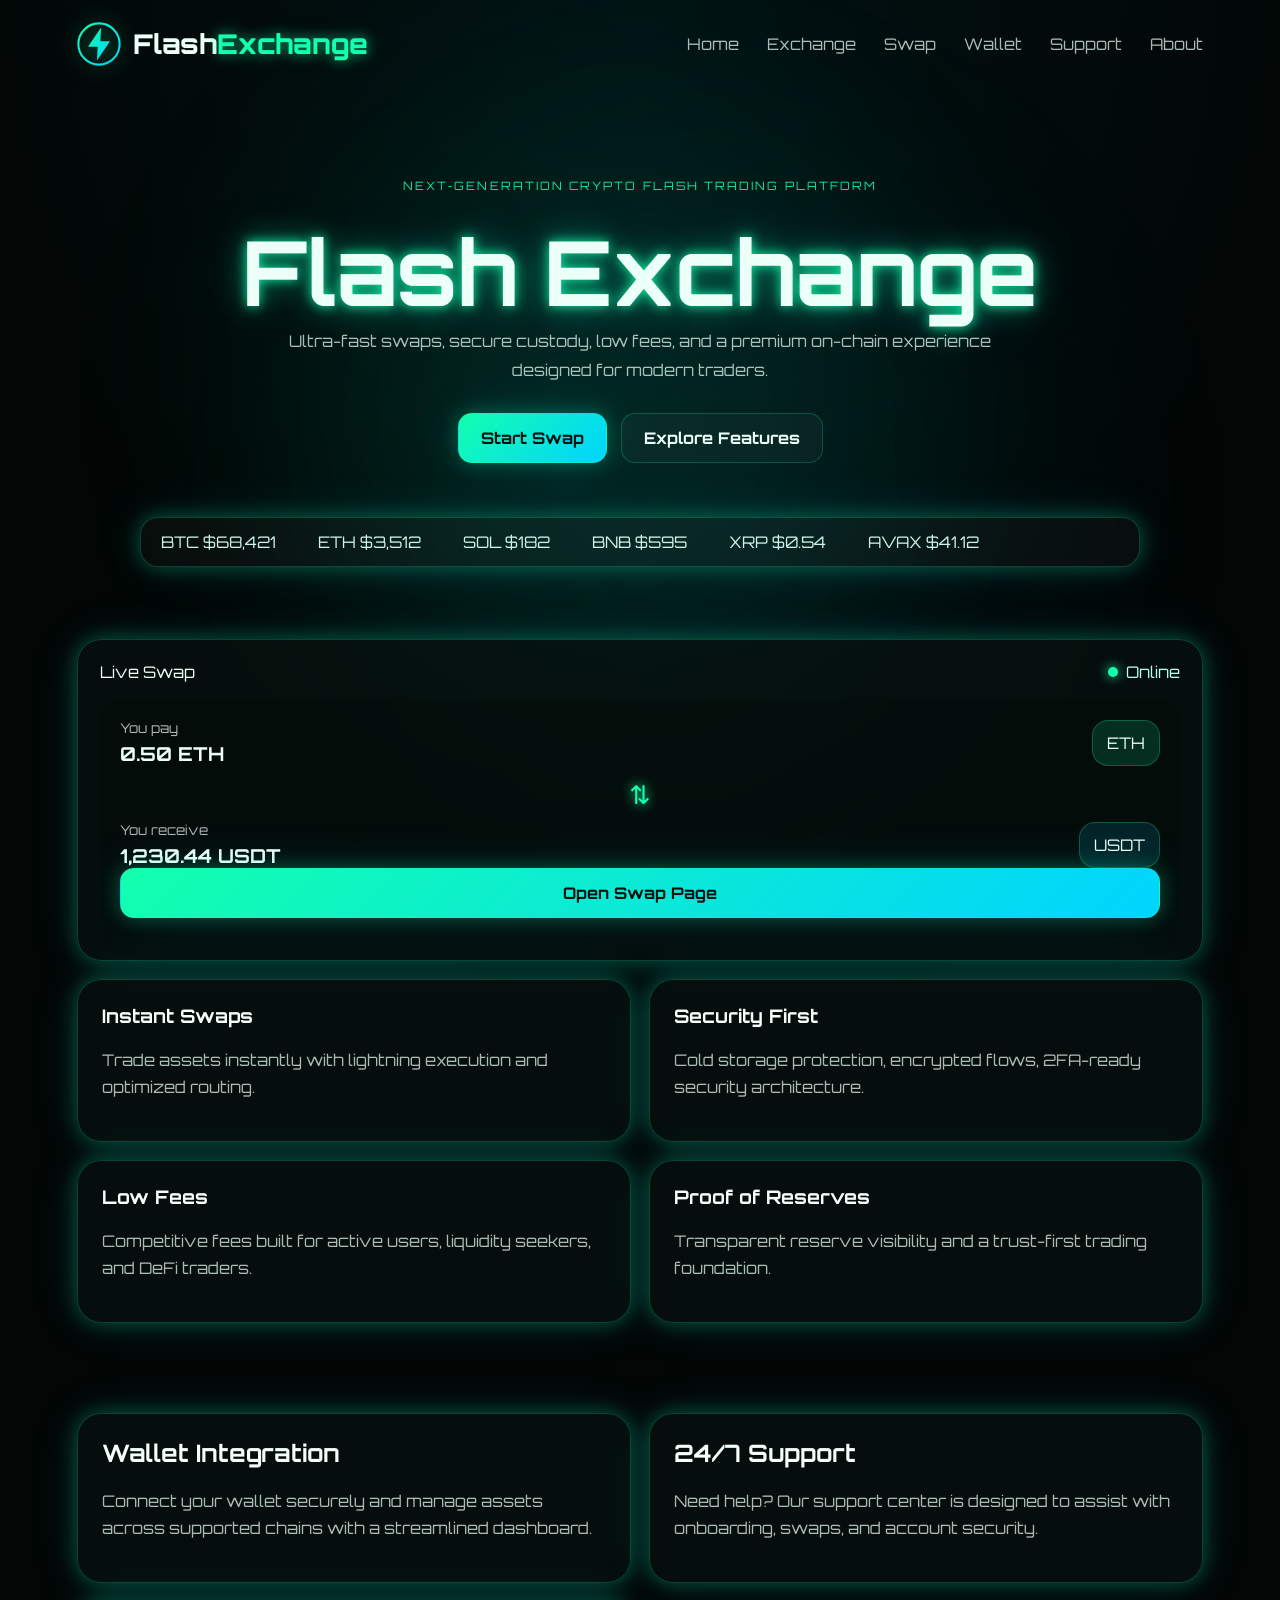
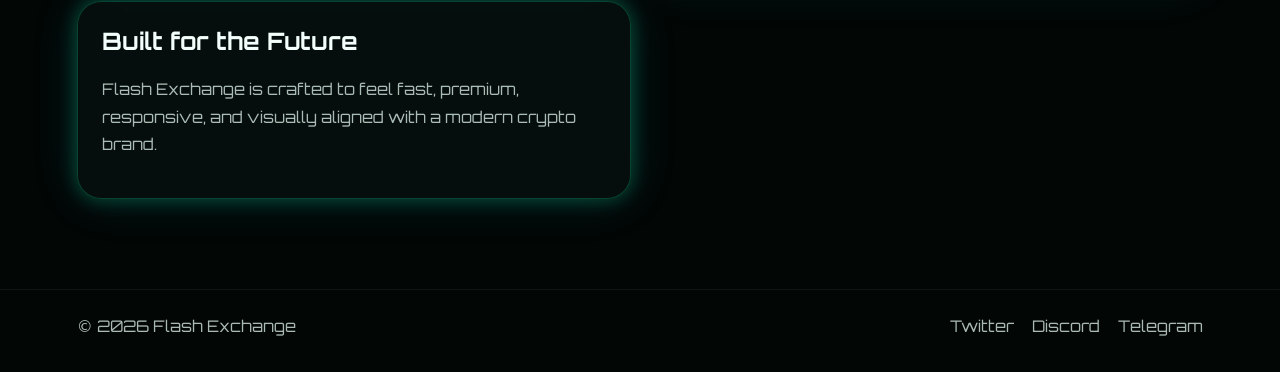
<file: index.html>
<!DOCTYPE html>
<html lang="en">
<head>
  <meta charset="UTF-8" />
  <meta name="viewport" content="width=device-width, initial-scale=1.0" />
  <title>Flash Exchange | Crypto Platform</title>
  <link rel="preconnect" href="https://fonts.googleapis.com">
  <link rel="preconnect" href="https://fonts.gstatic.com" crossorigin>
  <link href="https://fonts.googleapis.com/css2?family=Orbitron:wght@400;500;600;700;800&display=swap" rel="stylesheet">
  <link rel="stylesheet" href="style.css" />
</head>
<body>
  <div class="bg-orb orb-1"></div>
  <div class="bg-orb orb-2"></div>
  <div class="bg-grid"></div>

  <header class="topbar">
    <a class="brand" href="index.html" aria-label="Flash Exchange home">
      <span class="brand-icon" aria-hidden="true">
        <svg viewBox="0 0 64 64" fill="none" xmlns="http://www.w3.org/2000/svg">
          <defs>
            <linearGradient id="g" x1="0" y1="0" x2="1" y2="1">
              <stop offset="0%" stop-color="#14ffae"/>
              <stop offset="100%" stop-color="#00d4ff"/>
            </linearGradient>
          </defs>
          <circle cx="32" cy="32" r="30" stroke="url(#g)" stroke-width="3"/>
          <path d="M35 8L16 36h14l-1 20 19-28H34l1-20Z" fill="url(#g)"/>
        </svg>
      </span>
      <span class="brand-text">Flash<span>Exchange</span></span>
    </a>

    <button class="nav-toggle" aria-label="Toggle menu" onclick="document.body.classList.toggle('menu-open')">☰</button>

    <nav class="navlinks">
      <a href="#home">Home</a>
      <a href="#features">Exchange</a>
      <a href="swap.html">Swap</a>
      <a href="#wallet">Wallet</a>
      <a href="#support">Support</a>
      <a href="#about">About</a>
    </nav>
  </header>

  <main id="home">
    <section class="hero reveal">
      <div class="eyebrow">Next‑Generation Crypto Flash Trading Platform</div>
      <h1 class="title glow">Flash Exchange</h1>
      <p class="subtitle">Ultra-fast swaps, secure custody, low fees, and a premium on-chain experience designed for modern traders.</p>

      <div class="hero-actions">
        <a href="swap.html" class="btn primary">Start Swap</a>
        <a href="#features" class="btn ghost">Explore Features</a>
      </div>

      <div class="ticker-wrap">
        <div class="ticker">
          <span>BTC $68,421</span>
          <span>ETH $3,512</span>
          <span>SOL $182</span>
          <span>BNB $595</span>
          <span>XRP $0.54</span>
          <span>AVAX $41.12</span>
        </div>
      </div>
    </section>

    <section class="swap-preview reveal" id="features">
      <div class="panel">
        <div class="panel-head">
          <span>Live Swap</span>
          <span class="status"><i></i> Online</span>
        </div>
        <div class="swap-card">
          <div class="swap-row">
            <div>
              <small>You pay</small>
              <strong>0.50 ETH</strong>
            </div>
            <div class="token-badge">ETH</div>
          </div>
          <div class="swap-arrow">⇅</div>
          <div class="swap-row">
            <div>
              <small>You receive</small>
              <strong>1,230.44 USDT</strong>
            </div>
            <div class="token-badge usdt">USDT</div>
          </div>
          <a href="swap.html" class="btn primary full">Open Swap Page</a>
        </div>
      </div>

      <div class="stats-grid">
        <article class="card reveal">
          <h3>Instant Swaps</h3>
          <p>Trade assets instantly with lightning execution and optimized routing.</p>
        </article>
        <article class="card reveal">
          <h3>Security First</h3>
          <p>Cold storage protection, encrypted flows, 2FA-ready security architecture.</p>
        </article>
        <article class="card reveal">
          <h3>Low Fees</h3>
          <p>Competitive fees built for active users, liquidity seekers, and DeFi traders.</p>
        </article>
        <article class="card reveal">
          <h3>Proof of Reserves</h3>
          <p>Transparent reserve visibility and a trust-first trading foundation.</p>
        </article>
      </div>
    </section>

    <section class="info-section reveal" id="wallet">
      <div class="info-card">
        <h2>Wallet Integration</h2>
        <p>Connect your wallet securely and manage assets across supported chains with a streamlined dashboard.</p>
      </div>
      <div class="info-card" id="support">
        <h2>24/7 Support</h2>
        <p>Need help? Our support center is designed to assist with onboarding, swaps, and account security.</p>
      </div>
      <div class="info-card" id="about">
        <h2>Built for the Future</h2>
        <p>Flash Exchange is crafted to feel fast, premium, responsive, and visually aligned with a modern crypto brand.</p>
      </div>
    </section>
  </main>

  <footer class="footer">
    <div>© 2026 Flash Exchange</div>
    <div class="footer-links">
      <a href="#">Twitter</a>
      <a href="#">Discord</a>
      <a href="#">Telegram</a>
    </div>
  </footer>

  <script src="script.js"></script>
</body>
</html>
</file>
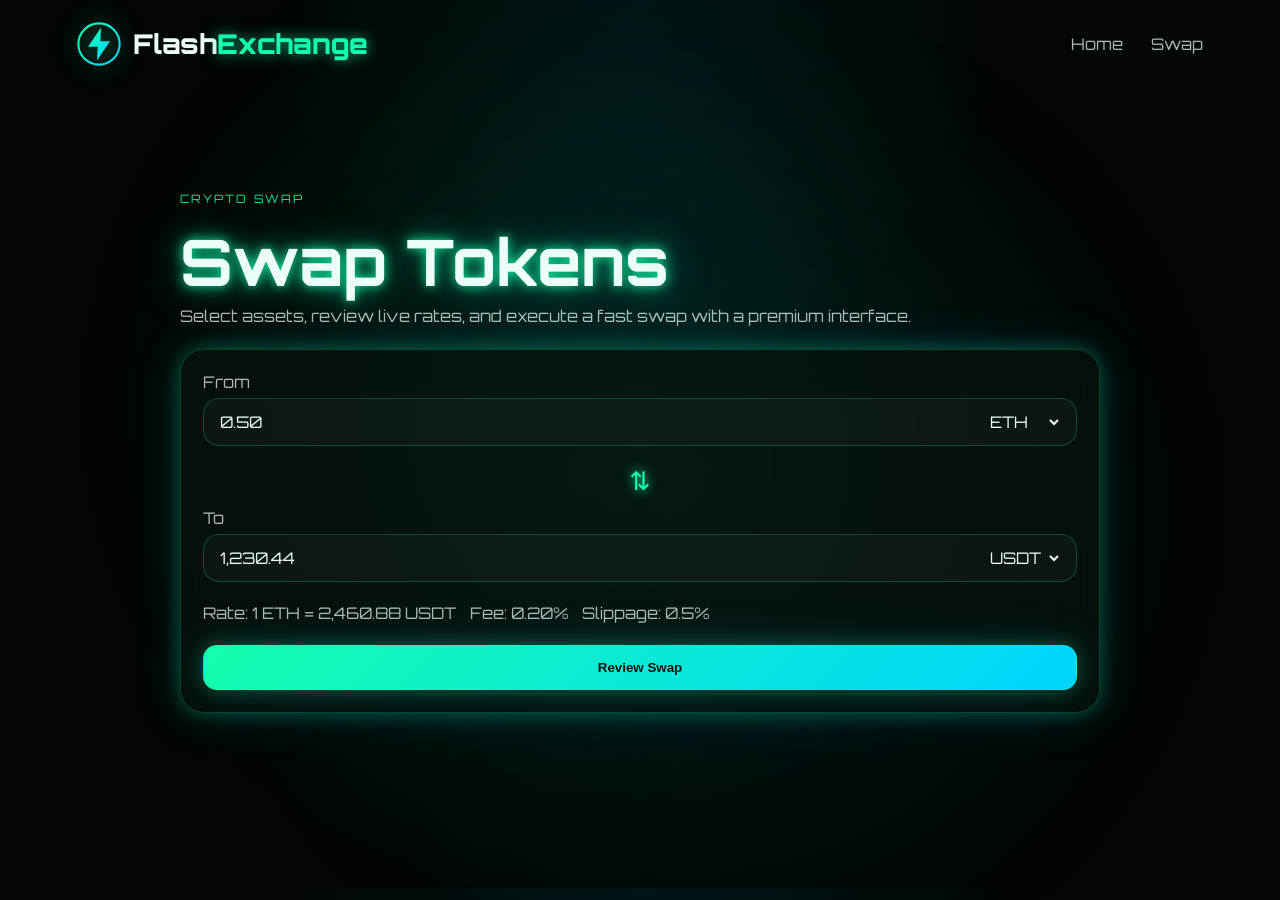
<file: swap.html>
<!DOCTYPE html>
<html lang="en">
<head>
  <meta charset="UTF-8" />
  <meta name="viewport" content="width=device-width, initial-scale=1.0" />
  <title>Flash Exchange | Swap</title>
  <link rel="preconnect" href="https://fonts.googleapis.com">
  <link rel="preconnect" href="https://fonts.gstatic.com" crossorigin>
  <link href="https://fonts.googleapis.com/css2?family=Orbitron:wght@400;500;600;700;800&display=swap" rel="stylesheet">
  <link rel="stylesheet" href="style.css" />
</head>
<body>
  <div class="bg-orb orb-1"></div>
  <div class="bg-orb orb-2"></div>
  <div class="bg-grid"></div>

  <header class="topbar">
    <a class="brand" href="index.html">
      <span class="brand-icon" aria-hidden="true">
        <svg viewBox="0 0 64 64" fill="none" xmlns="http://www.w3.org/2000/svg">
          <defs>
            <linearGradient id="g2" x1="0" y1="0" x2="1" y2="1">
              <stop offset="0%" stop-color="#14ffae"/>
              <stop offset="100%" stop-color="#00d4ff"/>
            </linearGradient>
          </defs>
          <circle cx="32" cy="32" r="30" stroke="url(#g2)" stroke-width="3"/>
          <path d="M35 8L16 36h14l-1 20 19-28H34l1-20Z" fill="url(#g2)"/>
        </svg>
      </span>
      <span class="brand-text">Flash<span>Exchange</span></span>
    </a>
    <nav class="navlinks show">
      <a href="index.html">Home</a>
      <a href="swap.html">Swap</a>
    </nav>
  </header>

  <main class="swap-page">
    <section class="swap-shell reveal">
      <div class="swap-head">
        <div>
          <div class="eyebrow">Crypto Swap</div>
          <h1 class="title small glow">Swap Tokens</h1>
          <p class="subtitle">Select assets, review live rates, and execute a fast swap with a premium interface.</p>
        </div>
      </div>

      <div class="swap-card big">
        <label class="field">
          <span>From</span>
          <div class="input-row">
            <input value="0.50" />
            <select>
              <option>ETH</option><option>BTC</option><option>SOL</option><option>USDT</option>
            </select>
          </div>
        </label>

        <div class="swap-arrow center">⇅</div>

        <label class="field">
          <span>To</span>
          <div class="input-row">
            <input value="1,230.44" />
            <select>
              <option>USDT</option><option>ETH</option><option>BTC</option><option>SOL</option>
            </select>
          </div>
        </label>

        <div class="swap-meta">
          <span>Rate: 1 ETH = 2,460.88 USDT</span>
          <span>Fee: 0.20%</span>
          <span>Slippage: 0.5%</span>
        </div>

        <button class="btn primary full">Review Swap</button>
      </div>
    </section>
  </main>

  <script src="script.js"></script>
</body>
</html>
</file>
<file: style.css>
:root{
  --bg:#020605;
  --panel:rgba(7,18,16,.72);
  --line:rgba(20,255,174,.22);
  --text:#ecfff8;
  --muted:rgba(236,255,248,.72);
  --green:#14ffae;
  --cyan:#00d4ff;
  --shadow:0 0 20px rgba(20,255,174,.28), 0 0 50px rgba(0,212,255,.12);
}
*{box-sizing:border-box}
html{scroll-behavior:smooth}
body{
  margin:0;
  font-family:'Orbitron',system-ui,sans-serif;
  color:var(--text);
  background:radial-gradient(circle at top, rgba(0,212,255,.06), transparent 34%), var(--bg);
  overflow-x:hidden;
}
a{text-decoration:none;color:inherit}
.bg-grid,.bg-orb{position:fixed;inset:0;pointer-events:none}
.bg-grid{background-image:linear-gradient(rgba(255,255,255,.04) 1px, transparent 1px),linear-gradient(90deg, rgba(255,255,255,.04) 1px, transparent 1px);background-size:80px 80px;opacity:.08;mask-image:radial-gradient(circle at center, black 30%, transparent 80%)}
.bg-orb{filter:blur(70px);opacity:.35;animation:float 10s ease-in-out infinite}
.orb-1{background:radial-gradient(circle, rgba(20,255,174,.28), transparent 55%);top:-10%;left:-10%}
.orb-2{background:radial-gradient(circle, rgba(0,212,255,.2), transparent 60%);bottom:-12%;right:-10%;animation-delay:-4s}
@keyframes float{50%{transform:translateY(18px) scale(1.04)}}
.topbar,.footer,.hero,.swap-preview,.info-section,.swap-shell{position:relative;z-index:1}
.topbar{display:flex;align-items:center;justify-content:space-between;padding:22px 6vw;gap:16px}
.brand{display:flex;align-items:center;gap:12px}
.brand-icon{width:44px;height:44px;display:grid;place-items:center;filter:drop-shadow(0 0 12px rgba(20,255,174,.45))}
.brand-icon svg{width:44px;height:44px}
.brand-text{font-size:1.7rem;font-weight:800}
.brand-text span{color:var(--green);text-shadow:0 0 14px rgba(20,255,174,.7)}
.navlinks{display:flex;gap:28px;color:var(--muted)}
.navlinks a:hover{color:var(--green);text-shadow:0 0 10px rgba(20,255,174,.7)}
.nav-toggle{display:none;background:transparent;border:1px solid var(--line);color:var(--text);padding:10px 12px;border-radius:12px}
.hero{padding:10vh 6vw 8vh;text-align:center}
.eyebrow{letter-spacing:.18em;text-transform:uppercase;color:var(--green);font-size:.72rem;opacity:.9}
.title{font-size:clamp(3rem,7vw,6rem);margin:.4em 0 .15em;line-height:.95}
.title.small{font-size:clamp(2.4rem,5vw,4rem)}
.glow{text-shadow:0 0 12px rgba(20,255,174,.9),0 0 30px rgba(20,255,174,.45),0 0 60px rgba(0,212,255,.18)}
.subtitle{max-width:760px;margin:0 auto;color:var(--muted);font-size:1rem;line-height:1.8}
.hero-actions{display:flex;justify-content:center;gap:14px;flex-wrap:wrap;margin-top:28px}
.btn{display:inline-flex;align-items:center;justify-content:center;padding:14px 22px;border-radius:14px;border:1px solid var(--line);transition:.25s ease;font-weight:700}
.btn.primary{background:linear-gradient(135deg, var(--green), var(--cyan));color:#04110e;box-shadow:var(--shadow)}
.btn.ghost{background:rgba(255,255,255,.03)}
.btn:hover{transform:translateY(-2px) scale(1.01)}
.ticker-wrap{overflow:hidden;margin:54px auto 0;max-width:1000px;border:1px solid var(--line);border-radius:18px;background:rgba(255,255,255,.03);box-shadow:var(--shadow)}
.ticker{display:flex;gap:42px;white-space:nowrap;padding:14px 20px;animation:marquee 18s linear infinite;color:#d8fff4}
.ticker span{opacity:.95}
@keyframes marquee{from{transform:translateX(0)}to{transform:translateX(-50%)}}
.swap-preview,.swap-page{padding:0 6vw 8vh}
.panel,.card,.info-card,.swap-card.big{background:var(--panel);border:1px solid var(--line);border-radius:24px;backdrop-filter:blur(16px);box-shadow:var(--shadow)}
.panel{padding:22px}
.panel-head,.swap-head{display:flex;justify-content:space-between;align-items:center;gap:12px;margin-bottom:18px}
.status{display:flex;align-items:center;gap:8px;color:#b6fff1}
.status i{width:10px;height:10px;border-radius:50%;background:var(--green);box-shadow:0 0 12px var(--green)}
.stats-grid,.info-section{display:grid;grid-template-columns:repeat(2,minmax(0,1fr));gap:18px;margin-top:18px}
.card,.info-card{padding:24px;text-align:left}
.card h3,.info-card h2{margin-top:0;color:#f3fffb}
.card p,.info-card p,.swap-meta{color:var(--muted);line-height:1.7}
.swap-card{padding:20px;border-radius:20px;background:rgba(0,0,0,.16)}
.swap-row,.input-row{display:flex;align-items:center;justify-content:space-between;gap:16px}
.swap-row strong{font-size:1.2rem}
.swap-row small,.field span{display:block;color:var(--muted);margin-bottom:6px}
.token-badge{min-width:56px;padding:12px 14px;border-radius:16px;background:rgba(20,255,174,.14);border:1px solid rgba(20,255,174,.25);text-align:center}
.token-badge.usdt{background:rgba(0,212,255,.12)}
.swap-arrow{display:grid;place-items:center;font-size:1.6rem;color:var(--green);margin:12px 0;text-shadow:0 0 12px var(--green)}
.full{width:100%}
.info-section{padding:0 6vw 10vh}
.footer{display:flex;justify-content:space-between;gap:16px;align-items:center;padding:26px 6vw 36px;color:var(--muted);border-top:1px solid rgba(255,255,255,.06)}
.footer-links{display:flex;gap:18px}
.field{display:block;margin-bottom:18px}
.input-row{padding:12px 14px;border-radius:16px;border:1px solid var(--line);background:rgba(255,255,255,.03)}
input,select{background:transparent;border:0;color:var(--text);font:inherit;outline:none}
input{width:100%}
select{min-width:76px}
.swap-page{min-height:calc(100vh - 100px);display:grid;place-items:center}
.swap-shell{width:min(920px,100%)}
.swap-card.big{padding:22px}
.swap-meta{display:flex;gap:14px;flex-wrap:wrap;margin:16px 0 18px}
.reveal{animation:rise .9s ease both}
@keyframes rise{from{opacity:0;transform:translateY(16px)}to{opacity:1;transform:translateY(0)}}
@media (max-width: 900px){
  .nav-toggle{display:block}
  .navlinks{display:none}
  body.menu-open .navlinks{display:flex;position:absolute;top:82px;right:6vw;flex-direction:column;padding:16px 18px;background:rgba(5,15,13,.95);border:1px solid var(--line);border-radius:18px}
  .stats-grid,.info-section{grid-template-columns:1fr}
  .topbar,.footer{flex-direction:column;align-items:flex-start}
  .panel-head,.swap-head{flex-direction:column;align-items:flex-start}
  .ticker{animation-duration:14s}
}
</file>
